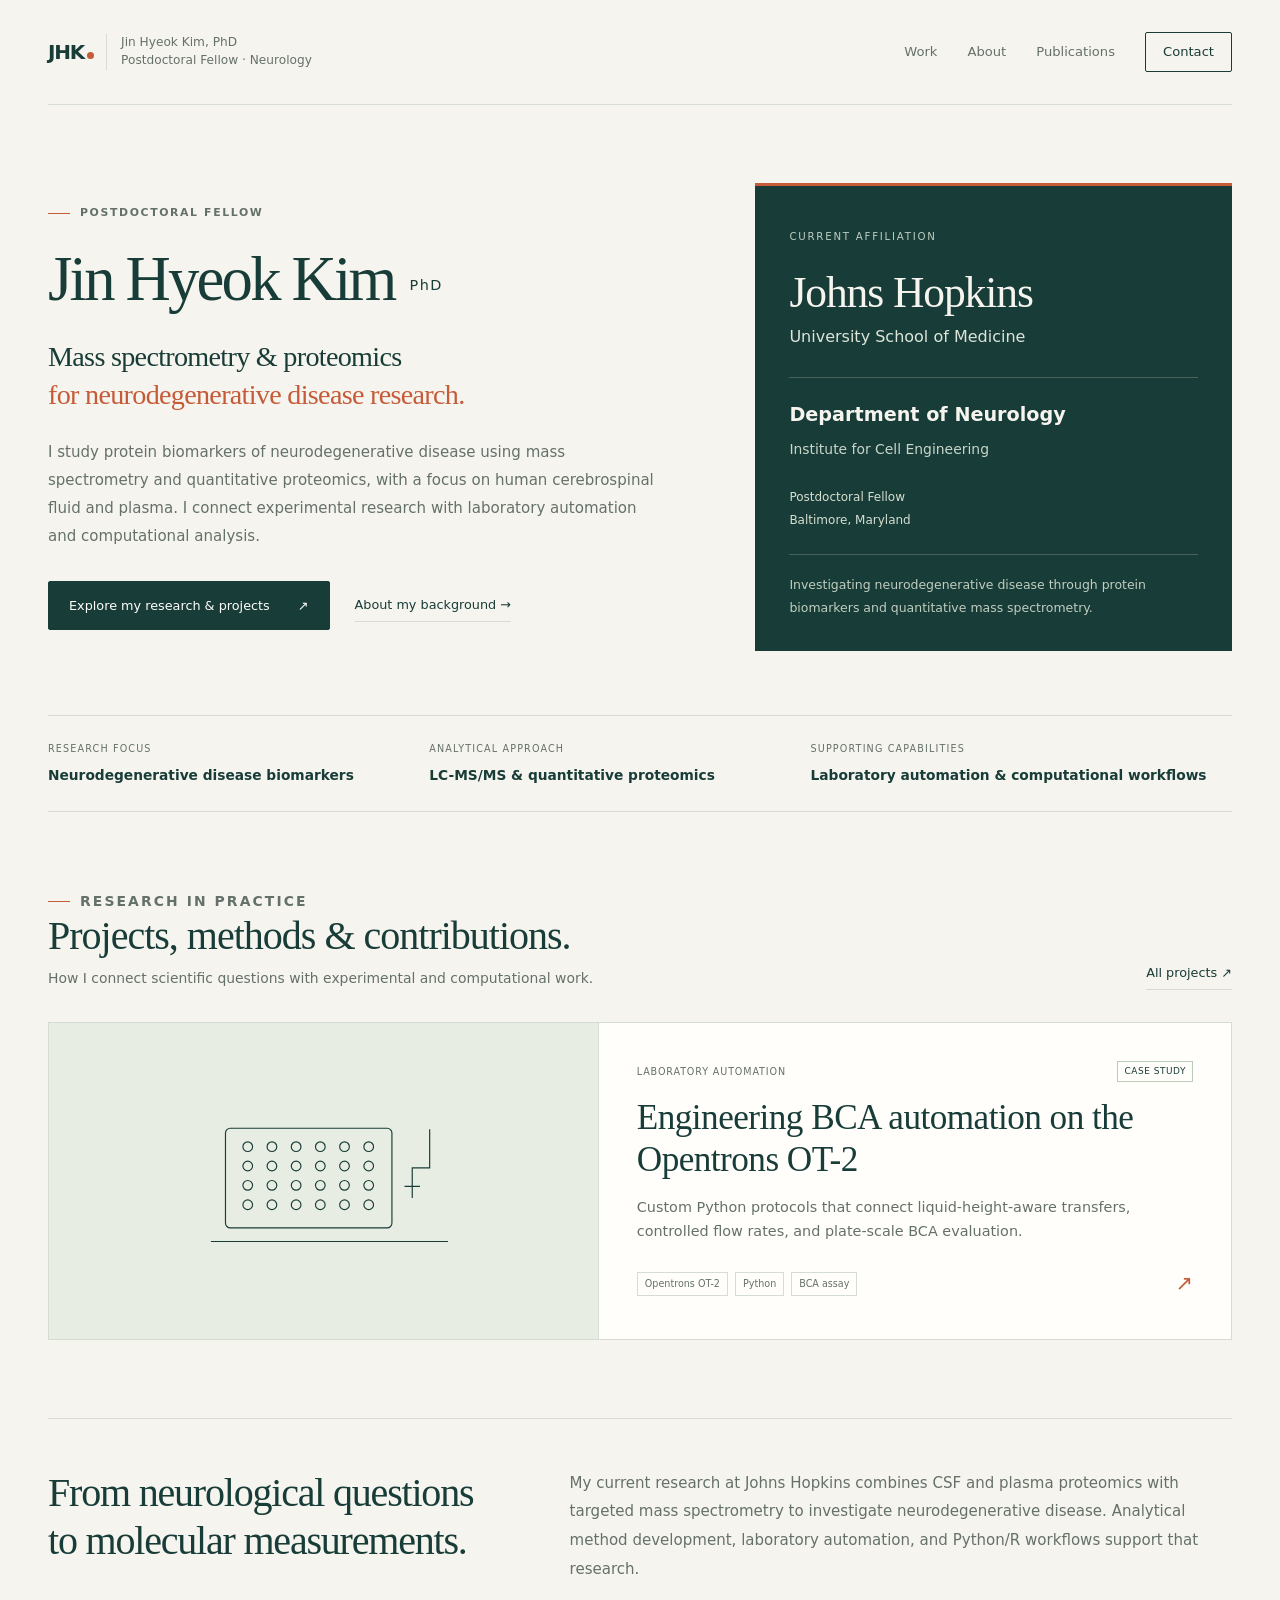
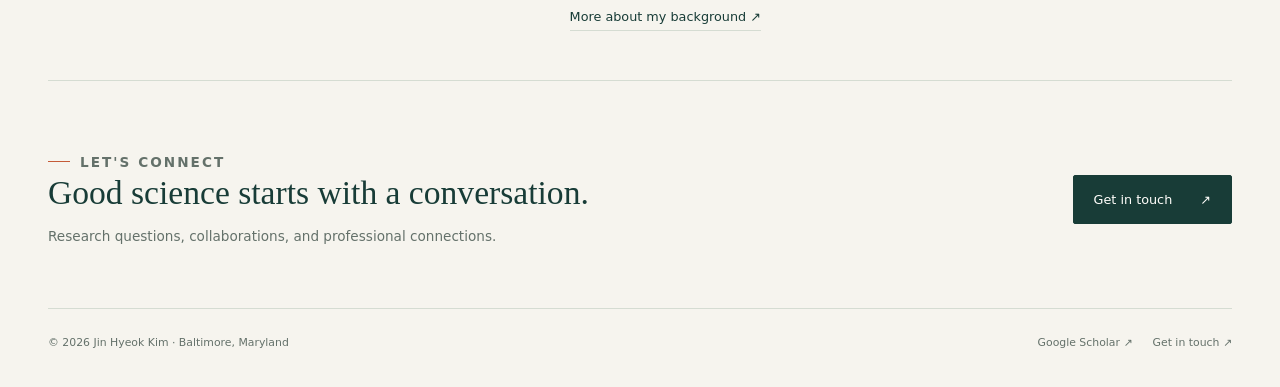
<file: docs/index.html>
<!doctype html>
<html lang="en"><head><meta charset="utf-8"><meta name="viewport" content="width=device-width,initial-scale=1">
<title>Research &amp; portfolio · Jin Hyeok Kim</title>
<meta property="og:title" content="Research &amp; portfolio · Jin Hyeok Kim"><meta property="og:type" content="website">
<meta name="description" content="Postdoctoral Fellow in Neurology at Johns Hopkins University School of Medicine, working on mass spectrometry and neurodegenerative disease biomarkers."><meta name="robots" content="index, follow">
<meta name="theme-color" content="#183c37"><link rel="icon" href="./assets/favicon.svg" type="image/svg+xml">
<link rel="stylesheet" href="./assets/site.css"><script src="./assets/site.js" defer></script></head>
<body><a class="skip-link" href="#main">Skip to content</a>
<header class="site-header shell"><a class="brand" href="./" aria-label="Jin Hyeok Kim, home"><span class="monogram">JHK<span class="brand-dot"></span></span><span class="brand-name">Jin Hyeok Kim, PhD<br>Postdoctoral Fellow · Neurology</span></a><nav class="nav" aria-label="Main navigation"><a href="./work/">Work</a><a href="./about/">About</a><a href="./publications/">Publications</a><a href="./contact/" class="contact-link">Contact</a></nav></header>
<main id="main" class="shell"><section class="hero researcher-hero"><div class="hero-introduction"><p class="eyebrow">Postdoctoral Fellow</p>
<h1>Jin Hyeok Kim<span class="hero-credential">PhD</span></h1>
<p class="hero-research">Mass spectrometry &amp; proteomics<br><em>for neurodegenerative disease research.</em></p>
<p class="hero-description">I study protein biomarkers of neurodegenerative disease using mass spectrometry and quantitative proteomics, with a focus on human cerebrospinal fluid and plasma. I connect experimental research with laboratory automation and computational analysis.</p>
<div class="actions"><a class="button" href="./work/">Explore my research &amp; projects <span aria-hidden="true">↗</span></a><a class="text-link" href="./about/">About my background →</a></div></div>
<aside class="affiliation-panel" aria-labelledby="current-affiliation"><p class="affiliation-label">Current affiliation</p>
<h2 id="current-affiliation">Johns Hopkins</h2><p class="affiliation-school">University School of Medicine</p>
<div class="affiliation-department"><p>Department of Neurology</p><span>Institute for Cell Engineering</span></div>
<div class="affiliation-position"><span>Postdoctoral Fellow</span><span>Baltimore, Maryland</span></div>
<p class="affiliation-context">Investigating neurodegenerative disease through protein biomarkers and quantitative mass spectrometry.</p></aside></section>
<section class="research-areas" aria-label="Research focus and supporting methods"><div><span class="research-area-label">Research focus</span><strong>Neurodegenerative disease biomarkers</strong></div><div><span class="research-area-label">Analytical approach</span><strong>LC-MS/MS &amp; quantitative proteomics</strong></div><div><span class="research-area-label">Supporting capabilities</span><strong>Laboratory automation &amp; computational workflows</strong></div></section>
<section class="section" aria-labelledby="selected-work"><div class="section-heading"><div><p class="eyebrow">Research in practice</p><h2 id="selected-work">Projects, methods &amp; contributions.</h2><p>How I connect scientific questions with experimental and computational work.</p></div><a class="text-link" href="./work/">All projects ↗</a></div><div class="project-grid"><article class="project-card" data-project-card data-category-name="Laboratory automation" data-search="engineering bca automation on the opentrons ot-2 custom python protocols that connect liquid-height-aware transfers, controlled flow rates, and plate-scale bca evaluation. laboratory automation opentrons ot-2 python bca assay">
<div class="project-visual"><svg viewBox="0 0 320 155" fill="none" stroke="currentColor" stroke-width="1.2" role="img" aria-label="Conceptual laboratory automation schematic; not experimental data"><rect x="59" y="23" width="172" height="103" rx="5"/><circle cx="82" cy="42" r="5"/><circle cx="107" cy="42" r="5"/><circle cx="132" cy="42" r="5"/><circle cx="157" cy="42" r="5"/><circle cx="182" cy="42" r="5"/><circle cx="207" cy="42" r="5"/><circle cx="82" cy="62" r="5"/><circle cx="107" cy="62" r="5"/><circle cx="132" cy="62" r="5"/><circle cx="157" cy="62" r="5"/><circle cx="182" cy="62" r="5"/><circle cx="207" cy="62" r="5"/><circle cx="82" cy="82" r="5"/><circle cx="107" cy="82" r="5"/><circle cx="132" cy="82" r="5"/><circle cx="157" cy="82" r="5"/><circle cx="182" cy="82" r="5"/><circle cx="207" cy="82" r="5"/><circle cx="82" cy="102" r="5"/><circle cx="107" cy="102" r="5"/><circle cx="132" cy="102" r="5"/><circle cx="157" cy="102" r="5"/><circle cx="182" cy="102" r="5"/><circle cx="207" cy="102" r="5"/><path d="M270 24v40h-18v19m-8 0h16m-8 0v12"/><path d="M44 140h245"/></svg></div>
<div class="project-copy"><div class="card-kicker"><span>Laboratory automation</span><span class="published-badge">Case study</span></div>
<h3><a href="./work/ot2-workflows/">Engineering BCA automation on the Opentrons OT-2</a></h3><p>Custom Python protocols that connect liquid-height-aware transfers, controlled flow rates, and plate-scale BCA evaluation.</p>
<div class="card-bottom"><div class="tags"><span class="tag">Opentrons OT-2</span><span class="tag">Python</span><span class="tag">BCA assay</span></div><a class="card-arrow" href="./work/ot2-workflows/" aria-label="Read case study: Engineering BCA automation on the Opentrons OT-2">↗</a></div></div></article></div></section>
<section class="about-band"><h2>From neurological questions<br>to molecular measurements.</h2><div><p>My current research at Johns Hopkins combines CSF and plasma proteomics with targeted mass spectrometry to investigate neurodegenerative disease. Analytical method development, laboratory automation, and Python/R workflows support that research.</p><a class="text-link" href="./about/">More about my background ↗</a></div></section>
<section class="contact-band"><div><p class="eyebrow">Let's connect</p><h2>Good science starts with a conversation.</h2><p>Research questions, collaborations, and professional connections.</p></div><a class="button" href="./contact/">Get in touch <span aria-hidden="true">↗</span></a></section></main>
<footer class="site-footer shell"><span>© 2026 Jin Hyeok Kim · Baltimore, Maryland</span><div class="footer-links"><a href="https://scholar.google.co.kr/citations?user=XxHI-3gAAAAJ&amp;hl=ko" rel="noopener noreferrer">Google Scholar ↗</a><a href="./contact/">Get in touch ↗</a></div></footer></body></html>
</file>
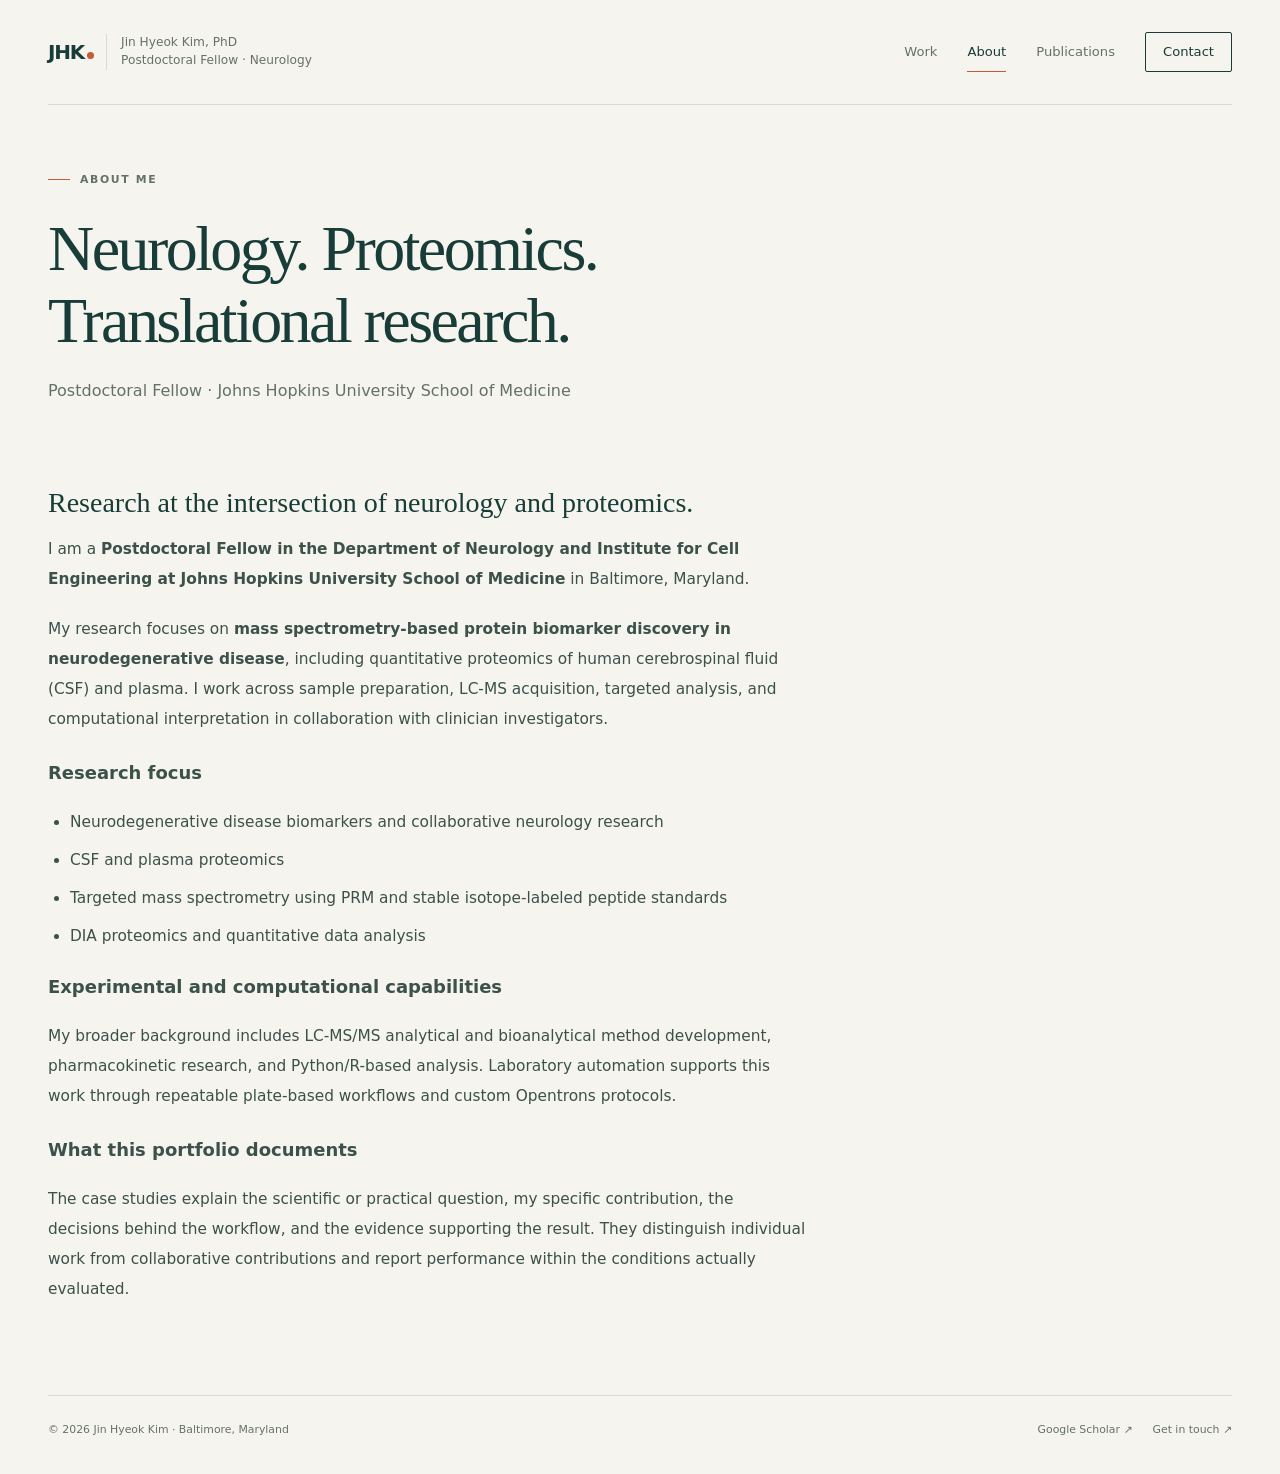
<file: docs/about/index.html>
<!doctype html>
<html lang="en"><head><meta charset="utf-8"><meta name="viewport" content="width=device-width,initial-scale=1">
<title>About · Jin Hyeok Kim</title>
<meta property="og:title" content="About · Jin Hyeok Kim"><meta property="og:type" content="website">
<meta name="description" content="Postdoctoral Fellow in Neurology at Johns Hopkins University School of Medicine, working on mass spectrometry and neurodegenerative disease biomarkers."><meta name="robots" content="index, follow">
<meta name="theme-color" content="#183c37"><link rel="icon" href="../assets/favicon.svg" type="image/svg+xml">
<link rel="stylesheet" href="../assets/site.css"><script src="../assets/site.js" defer></script></head>
<body><a class="skip-link" href="#main">Skip to content</a>
<header class="site-header shell"><a class="brand" href="../" aria-label="Jin Hyeok Kim, home"><span class="monogram">JHK<span class="brand-dot"></span></span><span class="brand-name">Jin Hyeok Kim, PhD<br>Postdoctoral Fellow · Neurology</span></a><nav class="nav" aria-label="Main navigation"><a href="../work/">Work</a><a href="../about/" aria-current="page">About</a><a href="../publications/">Publications</a><a href="../contact/" class="contact-link">Contact</a></nav></header>
<main id="main" class="shell"><section class="page-heading"><p class="eyebrow">About me</p><h1>Neurology. Proteomics.<br>Translational research.</h1><p>Postdoctoral Fellow · Johns Hopkins University School of Medicine</p></section><article class="prose"><h2 id="research-at-the-intersection-of-neurology-and-proteomics.">Research at the intersection of neurology and proteomics.</h2>
<p>I am a <strong>Postdoctoral Fellow in the Department of Neurology and Institute for Cell Engineering at Johns Hopkins University School of Medicine</strong> in Baltimore, Maryland.</p>
<p>My research focuses on <strong>mass spectrometry-based protein biomarker discovery in neurodegenerative disease</strong>, including quantitative proteomics of human cerebrospinal fluid (CSF) and plasma. I work across sample preparation, LC-MS acquisition, targeted analysis, and computational interpretation in collaboration with clinician investigators.</p>
<h3 id="research-focus">Research focus</h3>
<ul>
<li>Neurodegenerative disease biomarkers and collaborative neurology research</li>
<li>CSF and plasma proteomics</li>
<li>Targeted mass spectrometry using PRM and stable isotope-labeled peptide standards</li>
<li>DIA proteomics and quantitative data analysis</li>
</ul>
<h3 id="experimental-and-computational-capabilities">Experimental and computational capabilities</h3>
<p>My broader background includes LC-MS/MS analytical and bioanalytical method development, pharmacokinetic research, and Python/R-based analysis. Laboratory automation supports this work through repeatable plate-based workflows and custom Opentrons protocols.</p>
<h3 id="what-this-portfolio-documents">What this portfolio documents</h3>
<p>The case studies explain the scientific or practical question, my specific contribution, the decisions behind the workflow, and the evidence supporting the result. They distinguish individual work from collaborative contributions and report performance within the conditions actually evaluated.</p>
</article></main>
<footer class="site-footer shell"><span>© 2026 Jin Hyeok Kim · Baltimore, Maryland</span><div class="footer-links"><a href="https://scholar.google.co.kr/citations?user=XxHI-3gAAAAJ&amp;hl=ko" rel="noopener noreferrer">Google Scholar ↗</a><a href="../contact/">Get in touch ↗</a></div></footer></body></html>
</file>
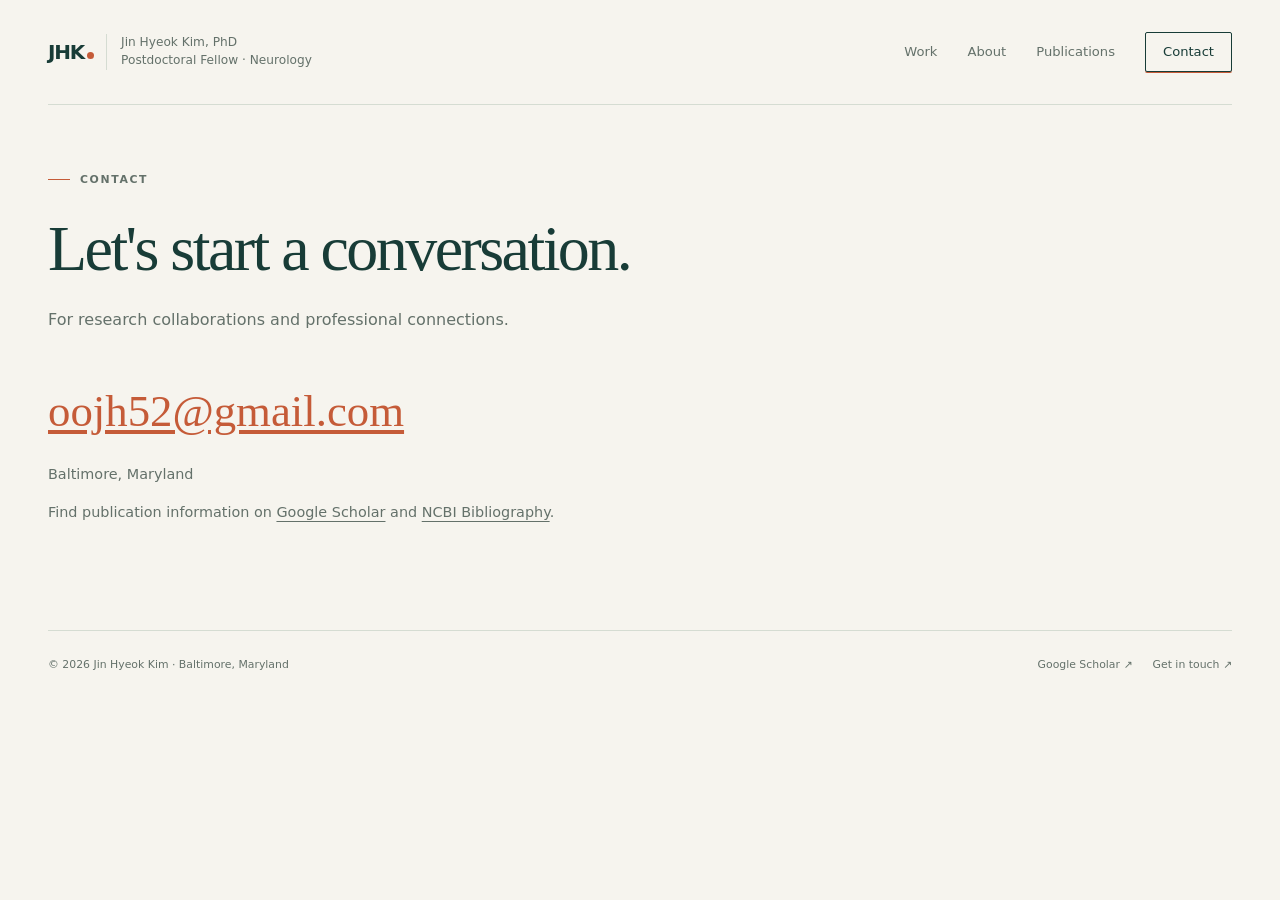
<file: docs/contact/index.html>
<!doctype html>
<html lang="en"><head><meta charset="utf-8"><meta name="viewport" content="width=device-width,initial-scale=1">
<title>Contact · Jin Hyeok Kim</title>
<meta property="og:title" content="Contact · Jin Hyeok Kim"><meta property="og:type" content="website">
<meta name="description" content="Postdoctoral Fellow in Neurology at Johns Hopkins University School of Medicine, working on mass spectrometry and neurodegenerative disease biomarkers."><meta name="robots" content="index, follow">
<meta name="theme-color" content="#183c37"><link rel="icon" href="../assets/favicon.svg" type="image/svg+xml">
<link rel="stylesheet" href="../assets/site.css"><script src="../assets/site.js" defer></script></head>
<body><a class="skip-link" href="#main">Skip to content</a>
<header class="site-header shell"><a class="brand" href="../" aria-label="Jin Hyeok Kim, home"><span class="monogram">JHK<span class="brand-dot"></span></span><span class="brand-name">Jin Hyeok Kim, PhD<br>Postdoctoral Fellow · Neurology</span></a><nav class="nav" aria-label="Main navigation"><a href="../work/">Work</a><a href="../about/">About</a><a href="../publications/">Publications</a><a href="../contact/" aria-current="page" class="contact-link">Contact</a></nav></header>
<main id="main" class="shell"><section class="page-heading"><p class="eyebrow">Contact</p><h1>Let's start a conversation.</h1><p>For research collaborations and professional connections.</p></section><section class="contact-layout"><a class="email-link" href="mailto:oojh52@gmail.com" >oojh52@gmail.com</a><p>Baltimore, Maryland</p><p>Find publication information on <a href="https://scholar.google.co.kr/citations?user=XxHI-3gAAAAJ&amp;hl=ko">Google Scholar</a> and <a href="https://www.ncbi.nlm.nih.gov/myncbi/jin%20hyeok.kim.1/bibliography/public/">NCBI Bibliography</a>.</p></section></main>
<footer class="site-footer shell"><span>© 2026 Jin Hyeok Kim · Baltimore, Maryland</span><div class="footer-links"><a href="https://scholar.google.co.kr/citations?user=XxHI-3gAAAAJ&amp;hl=ko" rel="noopener noreferrer">Google Scholar ↗</a><a href="../contact/">Get in touch ↗</a></div></footer></body></html>
</file>
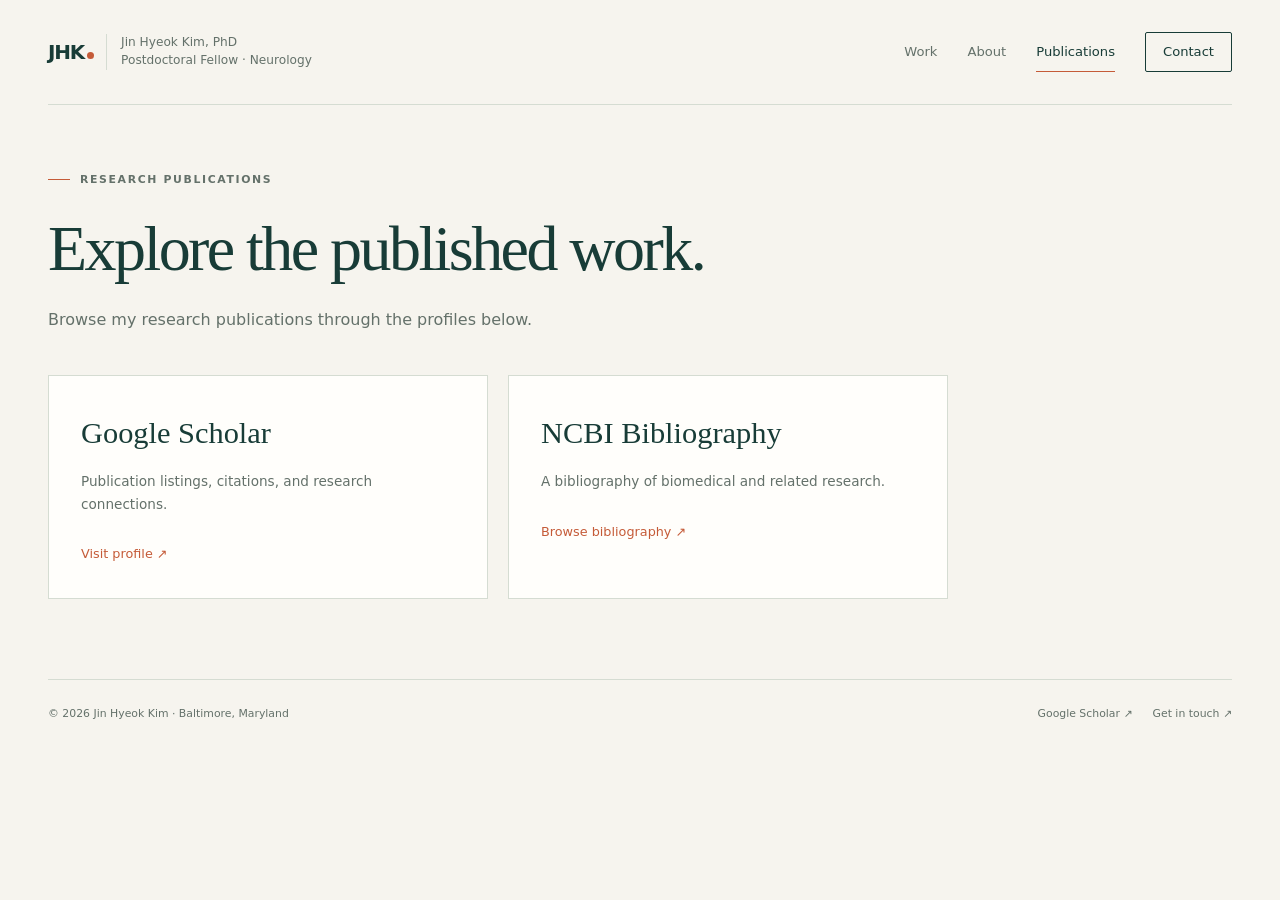
<file: docs/publications/index.html>
<!doctype html>
<html lang="en"><head><meta charset="utf-8"><meta name="viewport" content="width=device-width,initial-scale=1">
<title>Publications · Jin Hyeok Kim</title>
<meta property="og:title" content="Publications · Jin Hyeok Kim"><meta property="og:type" content="website">
<meta name="description" content="Postdoctoral Fellow in Neurology at Johns Hopkins University School of Medicine, working on mass spectrometry and neurodegenerative disease biomarkers."><meta name="robots" content="index, follow">
<meta name="theme-color" content="#183c37"><link rel="icon" href="../assets/favicon.svg" type="image/svg+xml">
<link rel="stylesheet" href="../assets/site.css"><script src="../assets/site.js" defer></script></head>
<body><a class="skip-link" href="#main">Skip to content</a>
<header class="site-header shell"><a class="brand" href="../" aria-label="Jin Hyeok Kim, home"><span class="monogram">JHK<span class="brand-dot"></span></span><span class="brand-name">Jin Hyeok Kim, PhD<br>Postdoctoral Fellow · Neurology</span></a><nav class="nav" aria-label="Main navigation"><a href="../work/">Work</a><a href="../about/">About</a><a href="../publications/" aria-current="page">Publications</a><a href="../contact/" class="contact-link">Contact</a></nav></header>
<main id="main" class="shell"><section class="page-heading"><p class="eyebrow">Research publications</p><h1>Explore the published work.</h1><p>Browse my research publications through the profiles below.</p></section><div class="publication-links"><a class="publication-link" href="https://scholar.google.co.kr/citations?user=XxHI-3gAAAAJ&amp;hl=ko" rel="noopener noreferrer"><h2>Google Scholar</h2><p>Publication listings, citations, and research connections.</p><span>Visit profile ↗</span></a><a class="publication-link" href="https://www.ncbi.nlm.nih.gov/myncbi/jin%20hyeok.kim.1/bibliography/public/" rel="noopener noreferrer"><h2>NCBI Bibliography</h2><p>A bibliography of biomedical and related research.</p><span>Browse bibliography ↗</span></a></div></main>
<footer class="site-footer shell"><span>© 2026 Jin Hyeok Kim · Baltimore, Maryland</span><div class="footer-links"><a href="https://scholar.google.co.kr/citations?user=XxHI-3gAAAAJ&amp;hl=ko" rel="noopener noreferrer">Google Scholar ↗</a><a href="../contact/">Get in touch ↗</a></div></footer></body></html>
</file>
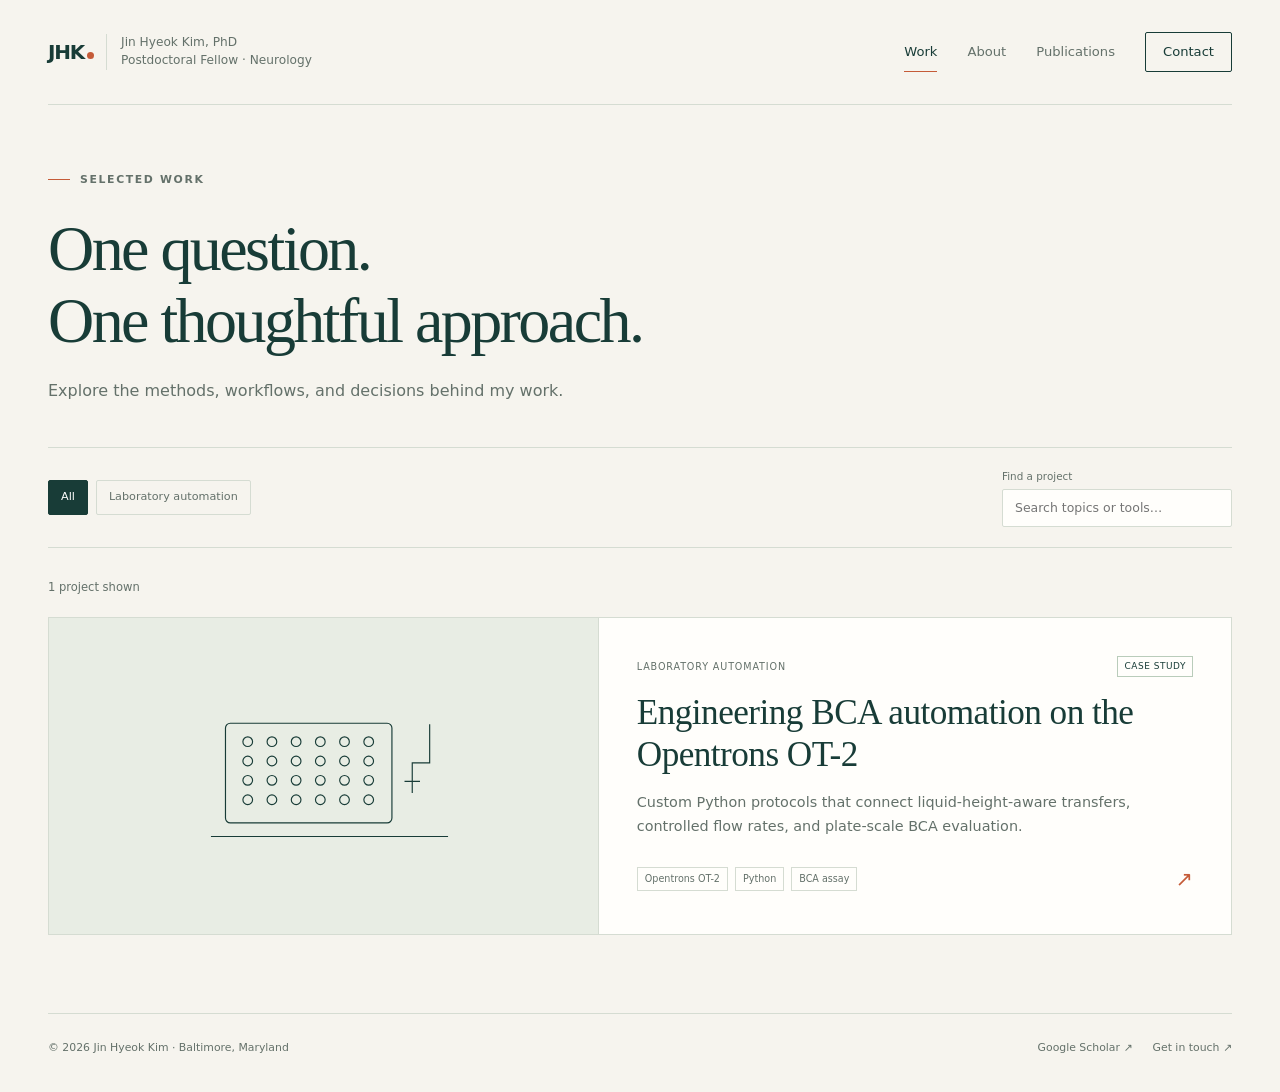
<file: docs/work/index.html>
<!doctype html>
<html lang="en"><head><meta charset="utf-8"><meta name="viewport" content="width=device-width,initial-scale=1">
<title>Work · Jin Hyeok Kim</title>
<meta property="og:title" content="Work · Jin Hyeok Kim"><meta property="og:type" content="website">
<meta name="description" content="Postdoctoral Fellow in Neurology at Johns Hopkins University School of Medicine, working on mass spectrometry and neurodegenerative disease biomarkers."><meta name="robots" content="index, follow">
<meta name="theme-color" content="#183c37"><link rel="icon" href="../assets/favicon.svg" type="image/svg+xml">
<link rel="stylesheet" href="../assets/site.css"><script src="../assets/site.js" defer></script></head>
<body><a class="skip-link" href="#main">Skip to content</a>
<header class="site-header shell"><a class="brand" href="../" aria-label="Jin Hyeok Kim, home"><span class="monogram">JHK<span class="brand-dot"></span></span><span class="brand-name">Jin Hyeok Kim, PhD<br>Postdoctoral Fellow · Neurology</span></a><nav class="nav" aria-label="Main navigation"><a href="../work/" aria-current="page">Work</a><a href="../about/">About</a><a href="../publications/">Publications</a><a href="../contact/" class="contact-link">Contact</a></nav></header>
<main id="main" class="shell"><section class="page-heading"><p class="eyebrow">Selected work</p><h1>One question.<br>One thoughtful approach.</h1><p>Explore the methods, workflows, and decisions behind my work.</p></section>
<section class="section" style="padding-top:0"><div class="work-tools" data-work-tools hidden><div class="filters" role="group" aria-label="Filter projects by category"><button class="filter" type="button" data-category="All" aria-pressed="true">All</button><button class="filter" type="button" data-category="Laboratory automation" aria-pressed="false">Laboratory automation</button></div><div class="search-field"><label for="project-search">Find a project</label><input id="project-search" type="search" placeholder="Search topics or tools…" autocomplete="off"></div></div>
<p class="result-count" data-result-count role="status" aria-live="polite">1 projects</p>
<div class="project-grid"><article class="project-card" data-project-card data-category-name="Laboratory automation" data-search="engineering bca automation on the opentrons ot-2 custom python protocols that connect liquid-height-aware transfers, controlled flow rates, and plate-scale bca evaluation. laboratory automation opentrons ot-2 python bca assay">
<div class="project-visual"><svg viewBox="0 0 320 155" fill="none" stroke="currentColor" stroke-width="1.2" role="img" aria-label="Conceptual laboratory automation schematic; not experimental data"><rect x="59" y="23" width="172" height="103" rx="5"/><circle cx="82" cy="42" r="5"/><circle cx="107" cy="42" r="5"/><circle cx="132" cy="42" r="5"/><circle cx="157" cy="42" r="5"/><circle cx="182" cy="42" r="5"/><circle cx="207" cy="42" r="5"/><circle cx="82" cy="62" r="5"/><circle cx="107" cy="62" r="5"/><circle cx="132" cy="62" r="5"/><circle cx="157" cy="62" r="5"/><circle cx="182" cy="62" r="5"/><circle cx="207" cy="62" r="5"/><circle cx="82" cy="82" r="5"/><circle cx="107" cy="82" r="5"/><circle cx="132" cy="82" r="5"/><circle cx="157" cy="82" r="5"/><circle cx="182" cy="82" r="5"/><circle cx="207" cy="82" r="5"/><circle cx="82" cy="102" r="5"/><circle cx="107" cy="102" r="5"/><circle cx="132" cy="102" r="5"/><circle cx="157" cy="102" r="5"/><circle cx="182" cy="102" r="5"/><circle cx="207" cy="102" r="5"/><path d="M270 24v40h-18v19m-8 0h16m-8 0v12"/><path d="M44 140h245"/></svg></div>
<div class="project-copy"><div class="card-kicker"><span>Laboratory automation</span><span class="published-badge">Case study</span></div>
<h3><a href="../work/ot2-workflows/">Engineering BCA automation on the Opentrons OT-2</a></h3><p>Custom Python protocols that connect liquid-height-aware transfers, controlled flow rates, and plate-scale BCA evaluation.</p>
<div class="card-bottom"><div class="tags"><span class="tag">Opentrons OT-2</span><span class="tag">Python</span><span class="tag">BCA assay</span></div><a class="card-arrow" href="../work/ot2-workflows/" aria-label="Read case study: Engineering BCA automation on the Opentrons OT-2">↗</a></div></div></article></div><p class="empty-state" data-empty-state hidden>No matching projects. Try another topic or category.</p></section></main>
<footer class="site-footer shell"><span>© 2026 Jin Hyeok Kim · Baltimore, Maryland</span><div class="footer-links"><a href="https://scholar.google.co.kr/citations?user=XxHI-3gAAAAJ&amp;hl=ko" rel="noopener noreferrer">Google Scholar ↗</a><a href="../contact/">Get in touch ↗</a></div></footer></body></html>
</file>
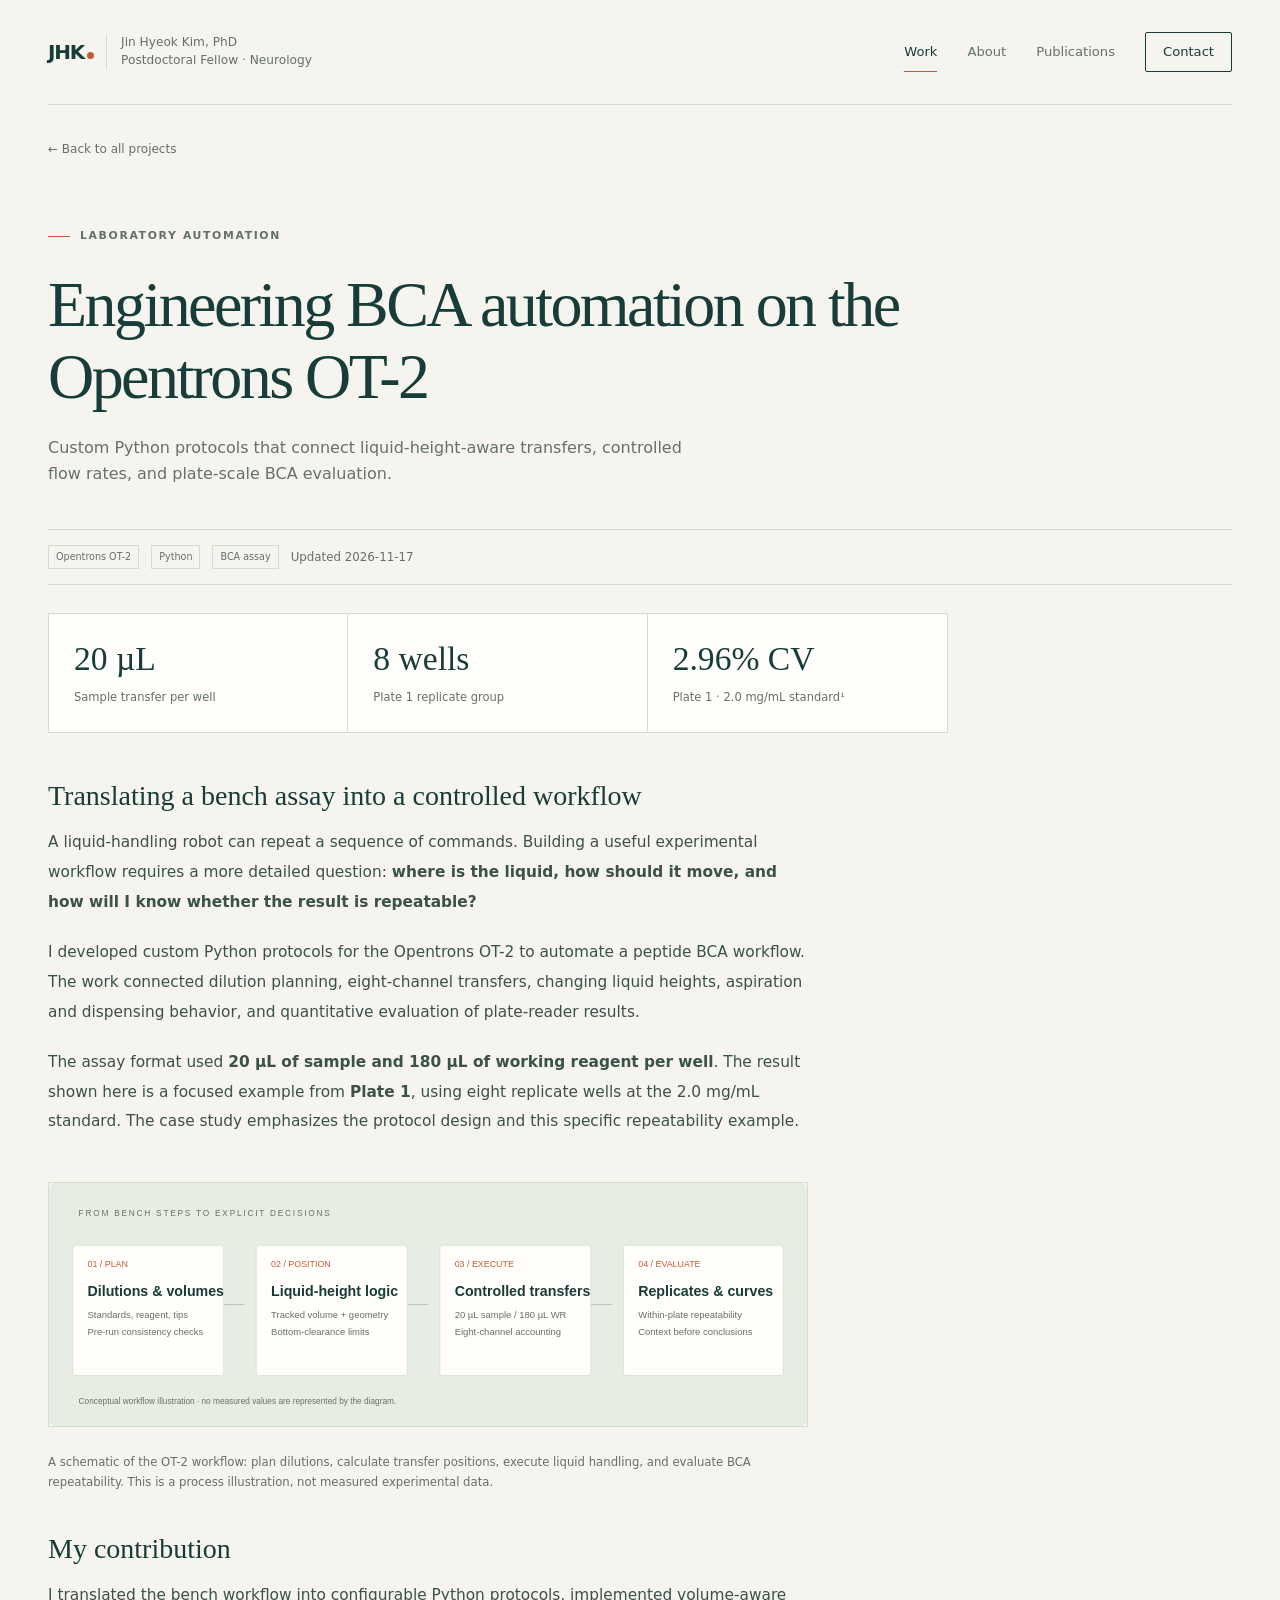
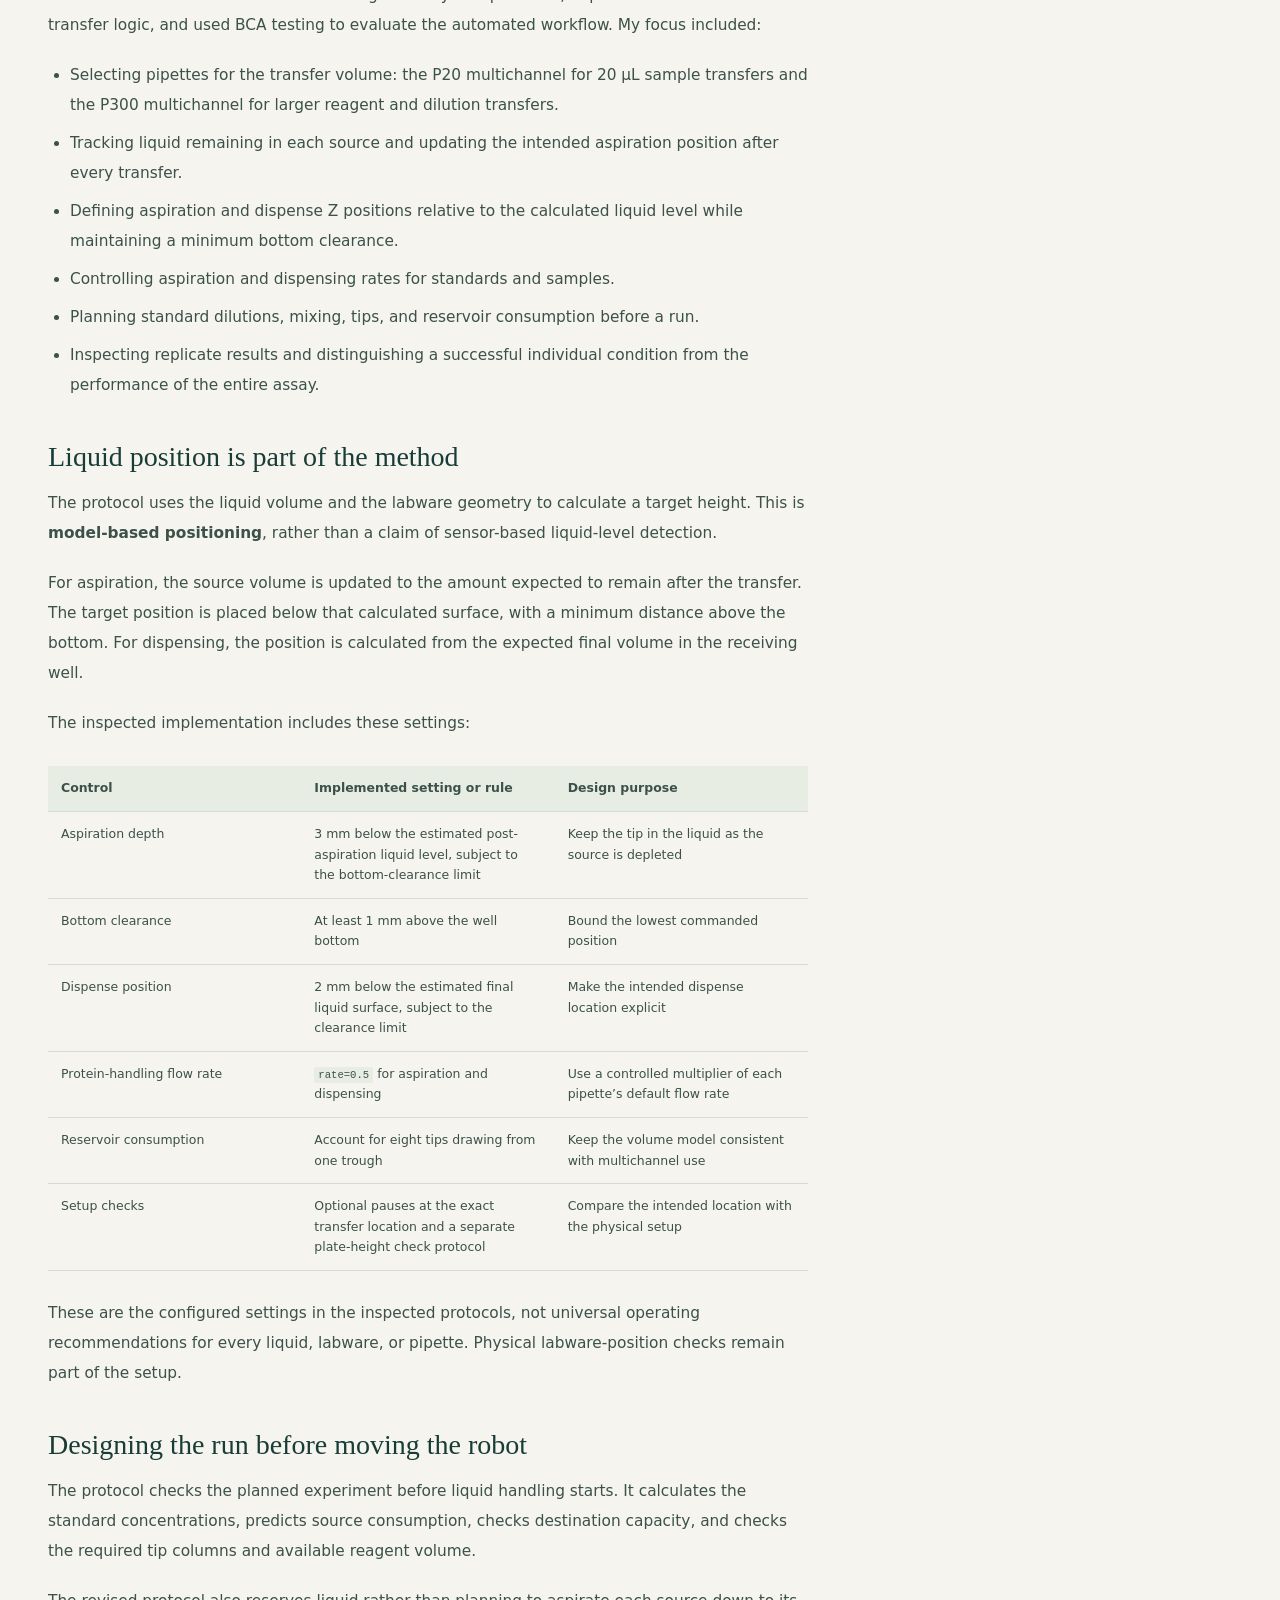
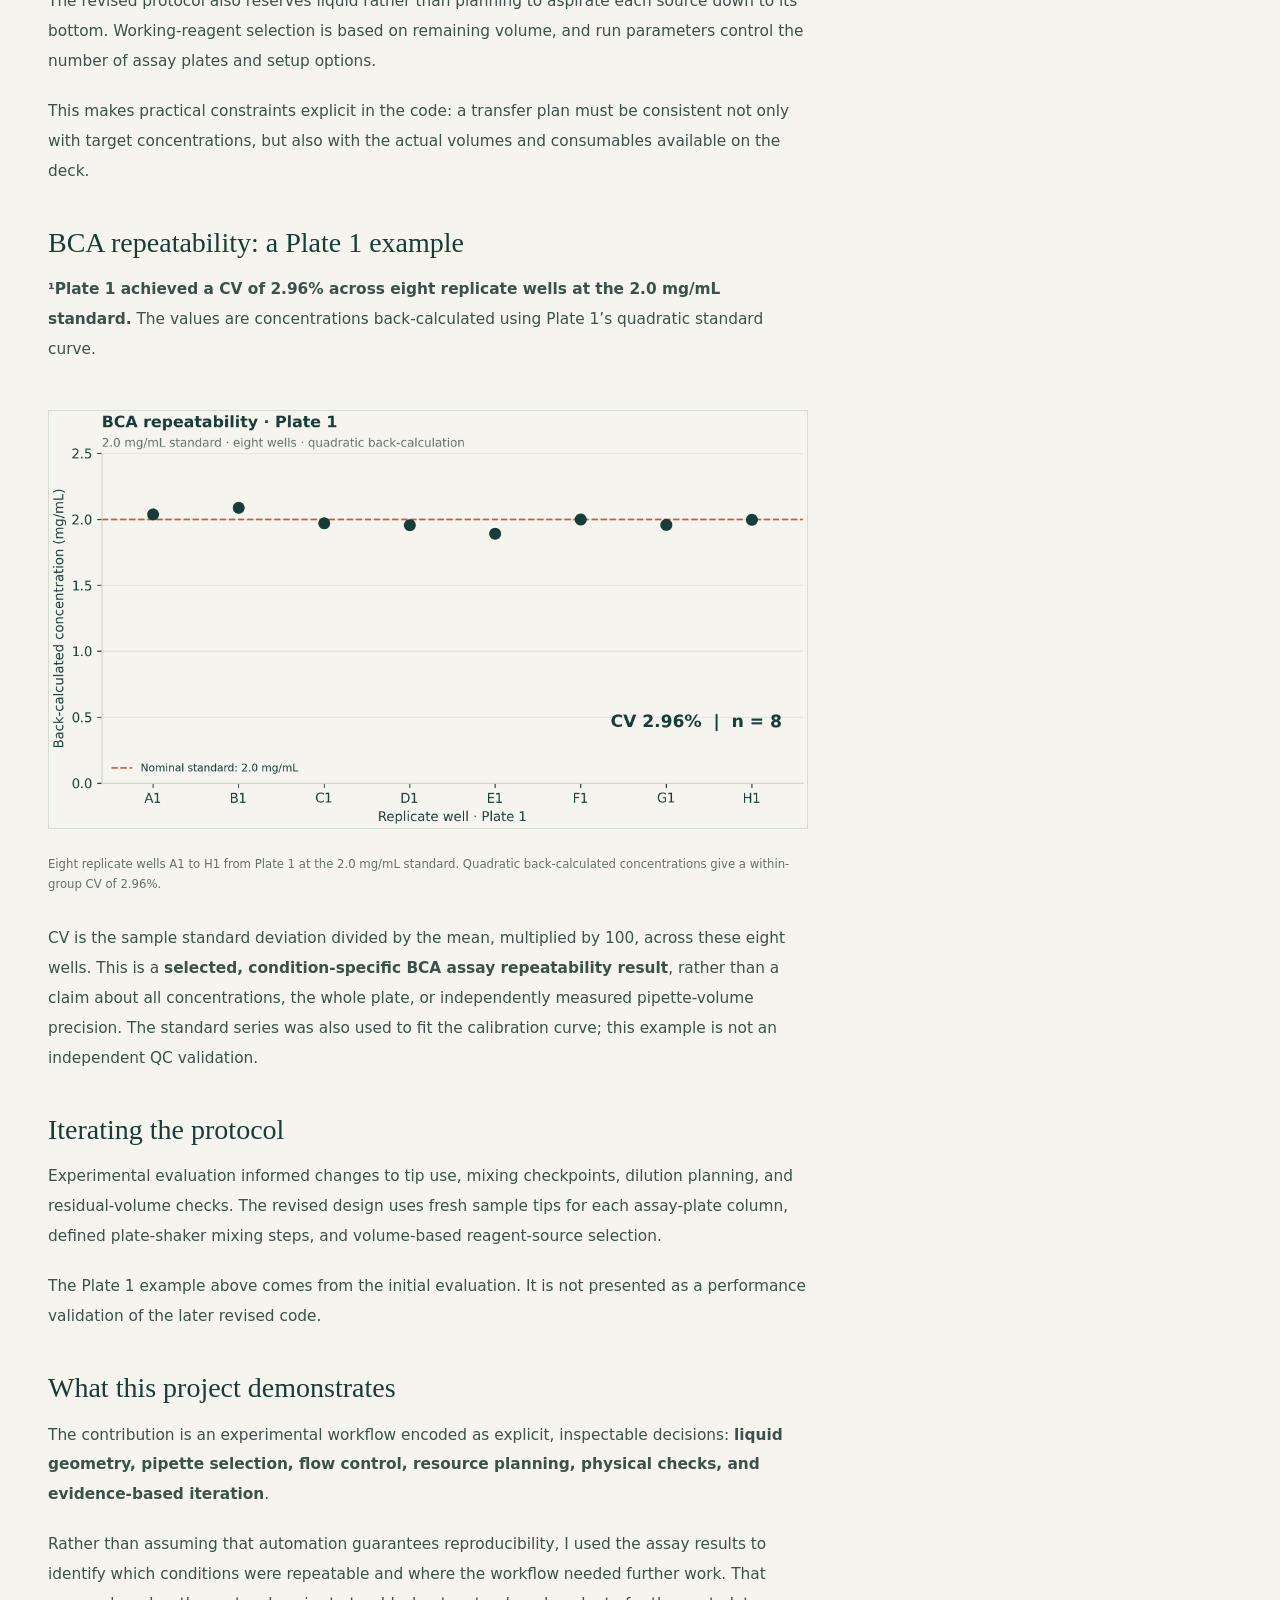
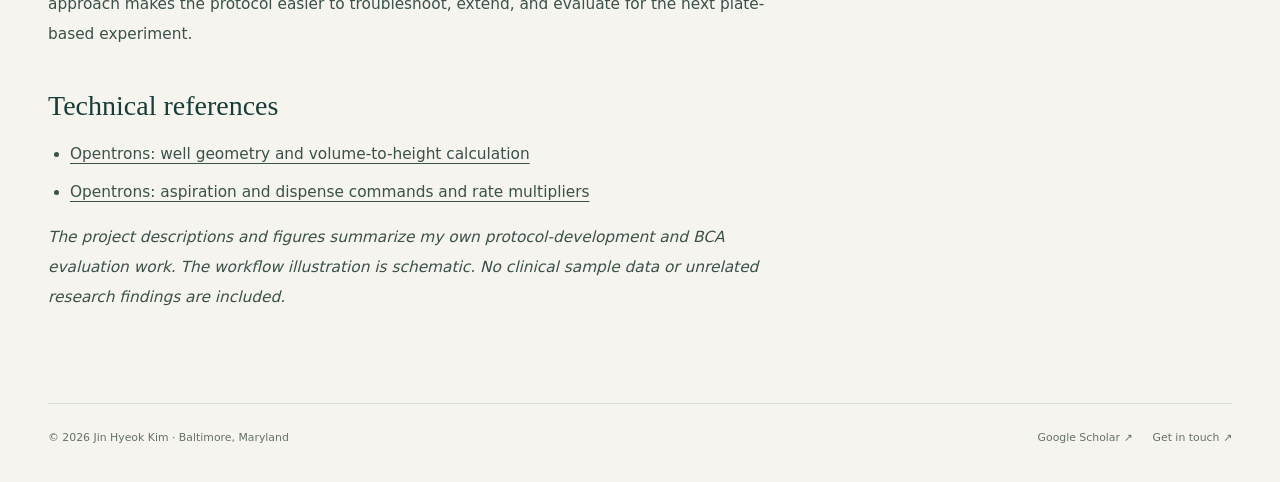
<file: docs/work/ot2-workflows/index.html>
<!doctype html>
<html lang="en"><head><meta charset="utf-8"><meta name="viewport" content="width=device-width,initial-scale=1">
<title>Engineering BCA automation on the Opentrons OT-2 · Jin Hyeok Kim</title>
<meta property="og:title" content="Engineering BCA automation on the Opentrons OT-2 · Jin Hyeok Kim"><meta property="og:type" content="website">
<meta name="description" content="Postdoctoral Fellow in Neurology at Johns Hopkins University School of Medicine, working on mass spectrometry and neurodegenerative disease biomarkers."><meta name="robots" content="index, follow">
<meta name="theme-color" content="#183c37"><link rel="icon" href="../../assets/favicon.svg" type="image/svg+xml">
<link rel="stylesheet" href="../../assets/site.css"><script src="../../assets/site.js" defer></script></head>
<body><a class="skip-link" href="#main">Skip to content</a>
<header class="site-header shell"><a class="brand" href="../../" aria-label="Jin Hyeok Kim, home"><span class="monogram">JHK<span class="brand-dot"></span></span><span class="brand-name">Jin Hyeok Kim, PhD<br>Postdoctoral Fellow · Neurology</span></a><nav class="nav" aria-label="Main navigation"><a href="../../work/" aria-current="page">Work</a><a href="../../about/">About</a><a href="../../publications/">Publications</a><a href="../../contact/" class="contact-link">Contact</a></nav></header>
<main id="main" class="shell"><a class="back-link" href="../">← Back to all projects</a><header class="page-heading"><p class="eyebrow">Laboratory automation</p><h1>Engineering BCA automation on the Opentrons OT-2</h1><p>Custom Python protocols that connect liquid-height-aware transfers, controlled flow rates, and plate-scale BCA evaluation.</p></header><div class="project-meta"><span class="tag">Opentrons OT-2</span><span class="tag">Python</span><span class="tag">BCA assay</span><span>Updated 2026-11-17</span></div><section class="case-metrics" aria-label="Project overview"><div class="case-metric"><strong>20 µL</strong><span>Sample transfer per well</span></div><div class="case-metric"><strong>8 wells</strong><span>Plate 1 replicate group</span></div><div class="case-metric"><strong>2.96% CV</strong><span>Plate 1 · 2.0 mg/mL standard¹</span></div></section><article class="prose case-study"><h2 id="translating-a-bench-assay-into-a-controlled-workflow">Translating a bench assay into a controlled workflow</h2>
<p>A liquid-handling robot can repeat a sequence of commands. Building a useful experimental workflow requires a more detailed question: <strong>where is the liquid, how should it move, and how will I know whether the result is repeatable?</strong></p>
<p>I developed custom Python protocols for the Opentrons OT-2 to automate a peptide BCA workflow. The work connected dilution planning, eight-channel transfers, changing liquid heights, aspiration and dispensing behavior, and quantitative evaluation of plate-reader results.</p>
<p>The assay format used <strong>20 µL of sample and 180 µL of working reagent per well</strong>. The result shown here is a focused example from <strong>Plate 1</strong>, using eight replicate wells at the 2.0 mg/mL standard. The case study emphasizes the protocol design and this specific repeatability example.</p>
<figure>
<img src="../../assets/images/ot2-workflow-2026-11-16.svg" alt="A schematic of the OT-2 workflow: plan dilutions, calculate transfer positions, execute liquid handling, and evaluate BCA repeatability. This is a process illustration, not measured experimental data." />
<figcaption aria-hidden="true">A schematic of the OT-2 workflow: plan dilutions, calculate transfer positions, execute liquid handling, and evaluate BCA repeatability. This is a process illustration, not measured experimental data.</figcaption>
</figure>
<h2 id="my-contribution">My contribution</h2>
<p>I translated the bench workflow into configurable Python protocols, implemented volume-aware transfer logic, and used BCA testing to evaluate the automated workflow. My focus included:</p>
<ul>
<li>Selecting pipettes for the transfer volume: the P20 multichannel for 20 µL sample transfers and the P300 multichannel for larger reagent and dilution transfers.</li>
<li>Tracking liquid remaining in each source and updating the intended aspiration position after every transfer.</li>
<li>Defining aspiration and dispense Z positions relative to the calculated liquid level while maintaining a minimum bottom clearance.</li>
<li>Controlling aspiration and dispensing rates for standards and samples.</li>
<li>Planning standard dilutions, mixing, tips, and reservoir consumption before a run.</li>
<li>Inspecting replicate results and distinguishing a successful individual condition from the performance of the entire assay.</li>
</ul>
<h2 id="liquid-position-is-part-of-the-method">Liquid position is part of the method</h2>
<p>The protocol uses the liquid volume and the labware geometry to calculate a target height. This is <strong>model-based positioning</strong>, rather than a claim of sensor-based liquid-level detection.</p>
<p>For aspiration, the source volume is updated to the amount expected to remain after the transfer. The target position is placed below that calculated surface, with a minimum distance above the bottom. For dispensing, the position is calculated from the expected final volume in the receiving well.</p>
<p>The inspected implementation includes these settings:</p>
<table>
<colgroup>
<col style="width: 33%" />
<col style="width: 33%" />
<col style="width: 33%" />
</colgroup>
<thead>
<tr>
<th>Control</th>
<th>Implemented setting or rule</th>
<th>Design purpose</th>
</tr>
</thead>
<tbody>
<tr>
<td>Aspiration depth</td>
<td>3 mm below the estimated post-aspiration liquid level, subject to the bottom-clearance limit</td>
<td>Keep the tip in the liquid as the source is depleted</td>
</tr>
<tr>
<td>Bottom clearance</td>
<td>At least 1 mm above the well bottom</td>
<td>Bound the lowest commanded position</td>
</tr>
<tr>
<td>Dispense position</td>
<td>2 mm below the estimated final liquid surface, subject to the clearance limit</td>
<td>Make the intended dispense location explicit</td>
</tr>
<tr>
<td>Protein-handling flow rate</td>
<td><code>rate=0.5</code> for aspiration and dispensing</td>
<td>Use a controlled multiplier of each pipette’s default flow rate</td>
</tr>
<tr>
<td>Reservoir consumption</td>
<td>Account for eight tips drawing from one trough</td>
<td>Keep the volume model consistent with multichannel use</td>
</tr>
<tr>
<td>Setup checks</td>
<td>Optional pauses at the exact transfer location and a separate plate-height check protocol</td>
<td>Compare the intended location with the physical setup</td>
</tr>
</tbody>
</table>
<p>These are the configured settings in the inspected protocols, not universal operating recommendations for every liquid, labware, or pipette. Physical labware-position checks remain part of the setup.</p>
<h2 id="designing-the-run-before-moving-the-robot">Designing the run before moving the robot</h2>
<p>The protocol checks the planned experiment before liquid handling starts. It calculates the standard concentrations, predicts source consumption, checks destination capacity, and checks the required tip columns and available reagent volume.</p>
<p>The revised protocol also reserves liquid rather than planning to aspirate each source down to its bottom. Working-reagent selection is based on remaining volume, and run parameters control the number of assay plates and setup options.</p>
<p>This makes practical constraints explicit in the code: a transfer plan must be consistent not only with target concentrations, but also with the actual volumes and consumables available on the deck.</p>
<h2 id="bca-repeatability-a-plate-1-example">BCA repeatability: a Plate 1 example</h2>
<p><strong>¹Plate 1 achieved a CV of 2.96% across eight replicate wells at the 2.0 mg/mL standard.</strong> The values are concentrations back-calculated using Plate 1’s quadratic standard curve.</p>
<figure>
<img src="../../assets/figures/ot2-bca-plate1-replicates-2026-11-17.png" alt="Eight replicate wells A1 to H1 from Plate 1 at the 2.0 mg/mL standard. Quadratic back-calculated concentrations give a within-group CV of 2.96%." />
<figcaption aria-hidden="true">Eight replicate wells A1 to H1 from Plate 1 at the 2.0 mg/mL standard. Quadratic back-calculated concentrations give a within-group CV of 2.96%.</figcaption>
</figure>
<p>CV is the sample standard deviation divided by the mean, multiplied by 100, across these eight wells. This is a <strong>selected, condition-specific BCA assay repeatability result</strong>, rather than a claim about all concentrations, the whole plate, or independently measured pipette-volume precision. The standard series was also used to fit the calibration curve; this example is not an independent QC validation.</p>
<h2 id="iterating-the-protocol">Iterating the protocol</h2>
<p>Experimental evaluation informed changes to tip use, mixing checkpoints, dilution planning, and residual-volume checks. The revised design uses fresh sample tips for each assay-plate column, defined plate-shaker mixing steps, and volume-based reagent-source selection.</p>
<p>The Plate 1 example above comes from the initial evaluation. It is not presented as a performance validation of the later revised code.</p>
<h2 id="what-this-project-demonstrates">What this project demonstrates</h2>
<p>The contribution is an experimental workflow encoded as explicit, inspectable decisions: <strong>liquid geometry, pipette selection, flow control, resource planning, physical checks, and evidence-based iteration</strong>.</p>
<p>Rather than assuming that automation guarantees reproducibility, I used the assay results to identify which conditions were repeatable and where the workflow needed further work. That approach makes the protocol easier to troubleshoot, extend, and evaluate for the next plate-based experiment.</p>
<h2 id="technical-references">Technical references</h2>
<ul>
<li><a href="https://docs.opentrons.com/python-api/reference/wells-liquids/">Opentrons: well geometry and volume-to-height calculation</a></li>
<li><a href="https://docs.opentrons.com/python-api/reference/instruments/">Opentrons: aspiration and dispense commands and rate multipliers</a></li>
</ul>
<p><em>The project descriptions and figures summarize my own protocol-development and BCA evaluation work. The workflow illustration is schematic. No clinical sample data or unrelated research findings are included.</em></p>
</article></main>
<footer class="site-footer shell"><span>© 2026 Jin Hyeok Kim · Baltimore, Maryland</span><div class="footer-links"><a href="https://scholar.google.co.kr/citations?user=XxHI-3gAAAAJ&amp;hl=ko" rel="noopener noreferrer">Google Scholar ↗</a><a href="../../contact/">Get in touch ↗</a></div></footer></body></html>
</file>
<file: docs/assets/site.css>
/* Editorial research portfolio. No external fonts or libraries. */
:root{--paper:#f6f4ee;--white:#fffefb;--ink:#183c37;--muted:#64716a;--line:#d5dcd2;--accent:#c55b38;--soft:#e8ede4;--serif:Georgia,"Times New Roman",serif;--sans:Inter,ui-sans-serif,system-ui,-apple-system,BlinkMacSystemFont,"Segoe UI",sans-serif}
*{box-sizing:border-box}html{scroll-behavior:smooth;scroll-padding-top:2rem}body{margin:0;background:var(--paper);color:var(--ink);font-family:var(--sans);font-size:16px;line-height:1.65;-webkit-font-smoothing:antialiased}a{color:inherit;text-underline-offset:4px}button,input{font:inherit}button,a,input{touch-action:manipulation}a:focus-visible,button:focus-visible,input:focus-visible{outline:3px solid var(--accent);outline-offset:5px}button{cursor:pointer}img{max-width:100%;height:auto}::selection{background:#e3b79f;color:#183c37}.shell{width:min(1200px,calc(100% - 96px));margin-inline:auto}.skip-link{position:absolute;top:-100px;left:16px;background:var(--ink);color:white;padding:12px;z-index:10}.skip-link:focus{top:16px}.preview-bar{background:var(--ink);color:#e4ebe0;text-align:center;font-size:.7rem;letter-spacing:.1em;padding:7px 16px}.site-header{min-height:105px;display:flex;align-items:center;justify-content:space-between;border-bottom:1px solid var(--line);gap:24px}.brand{text-decoration:none;display:flex;align-items:center;gap:12px}.monogram{font-size:1.25rem;font-weight:650;letter-spacing:-.06em}.brand-dot{height:7px;width:7px;background:var(--accent);border-radius:50%;display:inline-block;margin-left:3px}.brand-name{font-size:.76rem;color:var(--muted);border-left:1px solid var(--line);padding-left:14px;line-height:1.45}.nav{display:flex;gap:30px;align-items:center}.nav a{text-decoration:none;font-size:.82rem;color:var(--muted);padding-block:8px}.nav a:hover,.nav a[aria-current=page]{color:var(--ink)}.nav a[aria-current=page]{box-shadow:0 1px 0 var(--accent)}.nav .contact-link{border:1px solid var(--ink);padding:8px 17px;border-radius:2px;color:var(--ink)}.eyebrow{display:flex;align-items:center;gap:10px;letter-spacing:.15em;text-transform:uppercase;font-size:.68rem;font-weight:650;color:var(--muted);margin:0 0 24px}.eyebrow::before{content:"";width:22px;height:1px;background:var(--accent)}.hero{display:grid;grid-template-columns:1.4fr 1fr;gap:80px;align-items:center;padding:90px 0 78px}.hero h1{font-family:var(--serif);font-weight:400;font-size:clamp(3.1rem,5.5vw,5.2rem);line-height:1.07;letter-spacing:-.047em;margin:0 0 30px;max-width:780px}.hero h1 em{font-weight:400;color:var(--accent)}.hero-description{color:var(--muted);max-width:530px;font-size:.97rem;line-height:1.85;margin:0 0 30px}.actions{display:flex;gap:25px;align-items:center;flex-wrap:wrap}.button{display:inline-flex;align-items:center;justify-content:space-between;gap:28px;background:var(--ink);color:var(--white);padding:13px 20px;text-decoration:none;font-size:.8rem;border:1px solid var(--ink);border-radius:2px}.button:hover{background:#28544d}.text-link{text-decoration:none;font-size:.8rem;border-bottom:1px solid var(--line);padding:6px 0}.text-link:hover{border-color:var(--accent)}.workflow{padding:38px 34px;border:1px solid var(--line);background:linear-gradient(140deg,#edf0e8,#f7f6f0);position:relative}.diagram-label{font-size:.63rem;letter-spacing:.15em;text-transform:uppercase;color:var(--muted);margin:0 0 28px}.workflow-step{display:grid;grid-template-columns:35px 1fr;gap:12px;padding-block:22px;border-top:1px solid #ced7ca}.step-number{color:var(--accent);font-size:.7rem;padding-top:4px}.workflow-step h2{margin:0;font-family:var(--serif);font-size:1.5rem;font-weight:400;line-height:1.2}.workflow-step p{font-size:.75rem;color:var(--muted);margin:6px 0 0}.diagram-foot{display:flex;align-items:center;gap:8px;font-size:.63rem;text-transform:uppercase;letter-spacing:.12em;margin-top:20px;color:var(--muted)}.diagram-foot::before{content:"";width:6px;height:6px;border-radius:50%;background:var(--accent)}.expertise-strip{display:flex;justify-content:space-between;gap:22px;padding:22px 0;border-block:1px solid var(--line);color:var(--muted);font-size:.7rem;letter-spacing:.04em}.expertise-strip strong{color:var(--ink);font-weight:550}.section{padding:78px 0}.section-heading{display:flex;align-items:end;justify-content:space-between;gap:30px;margin-bottom:32px}.section-heading h2{font-family:var(--serif);font-weight:400;letter-spacing:-.025em;font-size:2.5rem;line-height:1.15;margin:0 0 8px}.section-heading p{font-size:.87rem;color:var(--muted);margin:0;max-width:560px}.section-label{color:var(--muted);font-size:.7rem}.project-grid{display:grid;grid-template-columns:repeat(3,minmax(0,1fr));gap:22px}.project-card{border:1px solid var(--line);background:var(--white);display:flex;flex-direction:column;transition:border-color .2s,transform .2s}.project-card:hover{border-color:#718d7c;transform:translateY(-3px)}.project-visual{height:180px;background:var(--soft);display:flex;align-items:center;justify-content:center;border-bottom:1px solid var(--line);overflow:hidden;position:relative}.project-visual svg{width:85%;height:150px;color:var(--ink)}.project-card:nth-child(2) .project-visual{background:#eee8dd}.project-card:nth-child(3) .project-visual{background:#e5ebea}.project-copy{padding:24px;display:flex;flex-direction:column;flex:1}.card-kicker{display:flex;align-items:center;justify-content:space-between;gap:8px;font-size:.6rem;letter-spacing:.09em;text-transform:uppercase;color:var(--muted);margin-bottom:15px}.draft-badge{font-size:.56rem;letter-spacing:.06em;color:#93402b;border:1px solid #e4c6b7;padding:2px 6px;white-space:nowrap}.project-card h3{font-family:var(--serif);font-size:1.65rem;line-height:1.2;font-weight:400;margin:0 0 13px;letter-spacing:-.015em}.project-card h3 a{text-decoration:none}.project-card p{font-size:.79rem;color:var(--muted);margin:0 0 23px;line-height:1.7}.card-bottom{display:flex;align-items:center;justify-content:space-between;gap:12px;margin-top:auto}.tags{display:flex;gap:7px;flex-wrap:wrap}.tag{color:var(--muted);font-size:.6rem;border:1px solid var(--line);padding:3px 7px}.card-arrow{text-decoration:none;font-size:1.3rem;color:var(--accent)}.about-band{border-block:1px solid var(--line);display:grid;grid-template-columns:1fr 1.5fr;gap:80px;padding:50px 0}.about-band h2{font-family:var(--serif);font-size:2.5rem;line-height:1.2;font-weight:400;letter-spacing:-.03em;margin:0}.about-band p{color:var(--muted);font-size:.94rem;margin:0 0 20px;line-height:1.9}.contact-band{padding:70px 0 60px;display:flex;justify-content:space-between;align-items:center;gap:30px}.contact-band h2{font-family:var(--serif);font-weight:400;font-size:2.1rem;line-height:1.2;margin:0 0 12px}.contact-band p{color:var(--muted);font-size:.85rem;margin:0}.site-footer{display:flex;justify-content:space-between;gap:25px;flex-wrap:wrap;border-top:1px solid var(--line);padding:25px 0 35px;color:var(--muted);font-size:.68rem}.footer-links{display:flex;gap:20px}.footer-links a{text-decoration:none}.page-heading{padding:66px 0 42px;max-width:860px}.page-heading h1{font-family:var(--serif);font-size:clamp(2.6rem,5vw,4.2rem);font-weight:400;letter-spacing:-.04em;line-height:1.12;margin:0 0 22px}.page-heading>p:not(.eyebrow){font-size:1rem;color:var(--muted);max-width:650px;margin:0}.work-tools{display:flex;align-items:center;justify-content:space-between;gap:25px;flex-wrap:wrap;border-block:1px solid var(--line);padding:20px 0;margin-bottom:30px}.filters{display:flex;gap:8px;flex-wrap:wrap}.filter{border:1px solid var(--line);background:transparent;color:var(--muted);font-size:.7rem;padding:7px 12px;border-radius:2px}.filter:hover,.filter[aria-pressed=true]{background:var(--ink);color:white;border-color:var(--ink)}.search-field{display:flex;flex-direction:column;gap:4px}.search-field label{font-size:.65rem;color:var(--muted)}.search-field input{border:1px solid var(--line);border-radius:2px;background:var(--white);padding:8px 12px;font-size:.78rem;min-width:230px;color:var(--ink)}.result-count{font-size:.72rem;color:var(--muted);margin:0 0 20px}.empty-state{padding:50px 0;color:var(--muted)}[hidden]{display:none!important}.prose{max-width:760px;font-size:.96rem;padding-bottom:70px;line-height:1.95;color:#3b514a}.prose h1{font-family:var(--serif);font-size:2.4rem;font-weight:400;color:var(--ink);line-height:1.2}.prose h2{font-family:var(--serif);font-size:1.75rem;line-height:1.3;font-weight:400;color:var(--ink);margin:38px 0 14px}.prose p{margin:0 0 20px}.prose ul{padding-left:22px}.prose li{margin-bottom:8px}.prose img{border:1px solid var(--line);margin:15px 0}.project-meta{display:flex;gap:12px;align-items:center;flex-wrap:wrap;color:var(--muted);font-size:.74rem;border-block:1px solid var(--line);padding:15px 0;margin-bottom:28px}.draft-notice{border-left:3px solid var(--accent);background:#eee7dc;padding:15px 20px;font-size:.8rem;color:#6f4a37;margin-bottom:25px;max-width:760px}.back-link{display:inline-block;font-size:.75rem;color:var(--muted);text-decoration:none;margin-top:35px}.publication-links{display:grid;grid-template-columns:1fr 1fr;gap:20px;max-width:900px;padding-bottom:80px}.publication-link{border:1px solid var(--line);background:var(--white);padding:32px;text-decoration:none;display:block}.publication-link:hover{border-color:var(--accent)}.publication-link h2{font-family:var(--serif);font-size:1.9rem;font-weight:400;margin:0 0 12px}.publication-link p{color:var(--muted);font-size:.85rem;margin:0 0 25px}.publication-link span{color:var(--accent);font-size:.8rem}.contact-layout{padding-bottom:90px;max-width:760px}.contact-layout .email-link{font-family:var(--serif);font-size:clamp(1.6rem,4vw,2.8rem);color:var(--accent);overflow-wrap:anywhere}.contact-layout p{color:var(--muted);font-size:.9rem}.small-note{font-size:.72rem;color:var(--muted);margin:15px 0}
@media(min-width:1440px){.hero{padding-block:110px 90px}}
@media(max-width:1000px){.shell{width:calc(100% - 56px)}.hero{gap:40px;padding-top:65px}.workflow{padding:28px 24px}.hero h1{font-size:3.8rem}.nav{gap:20px}.project-grid{gap:15px}.project-copy{padding:20px}.project-card h3{font-size:1.4rem}.card-kicker{align-items:start;flex-direction:column}.about-band{gap:45px}.expertise-strip{flex-wrap:wrap}}
@media(max-width:720px){.shell{width:calc(100% - 36px)}.site-header{min-height:unset;flex-wrap:wrap;justify-content:center;gap:20px;padding:22px 0}.brand{margin-right:auto}.brand-name{font-size:.7rem}.nav{width:100%;justify-content:space-between;gap:10px}.nav a{font-size:.76rem}.nav .contact-link{padding:6px 12px}.hero{grid-template-columns:1fr;gap:40px;padding:55px 0 40px}.hero h1{font-size:clamp(2.9rem,12vw,4rem);max-width:600px}.hero-description{font-size:.9rem}.workflow{padding:25px;max-width:100%}.workflow-step{padding-block:16px}.workflow-step h2{font-size:1.35rem}.diagram-label{margin-bottom:17px}.expertise-strip{gap:10px 25px;font-size:.67rem;padding-block:18px}.section{padding:50px 0}.section-heading{align-items:start;gap:20px}.section-heading h2{font-size:2.1rem}.section-heading p{font-size:.8rem}.section-heading .text-link{white-space:nowrap}.project-grid{grid-template-columns:1fr}.project-visual{height:195px}.project-copy{padding:25px}.project-card h3{font-size:1.8rem}.card-kicker{flex-direction:row;align-items:center}.project-card p{font-size:.85rem}.about-band{grid-template-columns:1fr;gap:25px;padding:40px 0}.about-band h2{font-size:2.2rem}.contact-band{flex-direction:column;align-items:start;padding-block:45px}.contact-band h2{font-size:1.9rem}.site-footer{font-size:.65rem}.page-heading{padding-top:45px}.page-heading h1{font-size:3rem}.work-tools{gap:20px}.search-field{width:100%}.search-field input{width:100%;min-width:0}.publication-links{grid-template-columns:1fr;padding-bottom:45px}.prose{font-size:.9rem}.prose h1{font-size:2rem}.prose h2{font-size:1.6rem}.contact-layout{padding-bottom:60px}}
@media(prefers-reduced-motion:reduce){html{scroll-behavior:auto}.project-card{transition:none}.project-card:hover{transform:none}}

/* First case study: overview metrics, readable data tables, and a featured single card. */
.published-badge{font-size:.56rem;letter-spacing:.06em;color:var(--ink);border:1px solid #b9ccba;padding:2px 6px;white-space:nowrap}.case-metrics{max-width:900px;display:grid;grid-template-columns:repeat(3,minmax(0,1fr));margin:0 0 45px;border:1px solid var(--line);background:var(--white)}.case-metric{padding:25px;border-right:1px solid var(--line)}.case-metric:last-child{border:0}.case-metric strong{font-family:var(--serif);font-size:2.1rem;font-weight:400;line-height:1.2;display:block}.case-metric span{display:block;color:var(--muted);font-size:.72rem;margin-top:8px}.case-study table{display:block;max-width:100%;overflow-x:auto;border-collapse:collapse;font-size:.78rem;line-height:1.65;margin:28px 0}.case-study th,.case-study td{text-align:left;border-bottom:1px solid var(--line);padding:12px 13px;vertical-align:top;min-width:105px}.case-study th{background:var(--soft);font-weight:600}.case-study figure{margin:30px 0}.case-study figcaption{font-size:.73rem;color:var(--muted);line-height:1.7}.case-study img{width:100%;height:auto;background:var(--paper)}.case-study code{font-size:.85em;background:var(--soft);padding:2px 4px;border-radius:2px}.project-grid>.project-card:only-child{grid-column:1/-1;display:grid;grid-template-columns:1fr 1.15fr}.project-card:only-child .project-visual{height:100%;min-height:240px;border-bottom:0;border-right:1px solid var(--line)}.project-card:only-child .project-copy{padding:38px}.project-card:only-child h3{font-size:2.2rem}.project-card:only-child p{font-size:.9rem}
@media(max-width:720px){.case-metric{padding:18px 12px}.case-metric strong{font-size:1.65rem}.case-metric span{font-size:.65rem}.project-grid>.project-card:only-child{display:flex}.project-card:only-child .project-visual{height:190px;min-height:190px;border-right:0;border-bottom:1px solid var(--line)}.project-card:only-child .project-copy{padding:25px}.project-card:only-child h3{font-size:1.8rem}}

/* Researcher identity precedes the methods supporting the work. */
.researcher-hero{grid-template-columns:1.35fr 1fr;gap:64px;padding:78px 0 64px;align-items:center}.researcher-hero h1{font-size:clamp(3rem,4.9vw,4.6rem);margin-bottom:25px;letter-spacing:-.045em}.hero-credential{display:inline-block;font-family:var(--sans);font-size:.9rem;font-weight:500;letter-spacing:.1em;margin-left:15px;vertical-align:middle}.hero-research{font-family:var(--serif);font-size:clamp(1.4rem,2.2vw,1.9rem);line-height:1.35;letter-spacing:-.025em;margin:0 0 25px}.hero-research em{font-style:normal;color:var(--accent)}.researcher-hero .hero-description{max-width:610px;font-size:.94rem;line-height:1.85}.affiliation-panel{background:var(--ink);color:var(--paper);padding:42px 34px 32px;position:relative;border-top:3px solid var(--accent);min-width:0}.affiliation-label{font-size:.64rem;text-transform:uppercase;letter-spacing:.17em;color:#becdc1;margin:0 0 23px}.affiliation-panel h2{font-family:var(--serif);font-size:clamp(2rem,3.4vw,3rem);font-weight:400;line-height:1.12;letter-spacing:-.025em;margin:0 0 8px}.affiliation-school{font-size:1rem;color:#dde5da;line-height:1.5;margin:0 0 28px}.affiliation-department{border-top:1px solid #496259;padding-top:24px;margin-bottom:25px}.affiliation-department p{font-size:1.2rem;line-height:1.4;font-weight:550;margin:0 0 8px}.affiliation-department span{color:#c9d6c9;font-size:.87rem}.affiliation-position{display:flex;flex-direction:column;gap:4px;font-size:.75rem;line-height:1.6;color:#d6dfd0;margin-bottom:24px}.affiliation-context{font-size:.78rem;line-height:1.8;color:#bfcebf;border-top:1px solid #496259;padding-top:19px;margin:0}.research-areas{display:grid;grid-template-columns:1fr 1fr 1.2fr;border-block:1px solid var(--line);padding:25px 0;gap:30px}.research-area-label{display:block;font-size:.6rem;text-transform:uppercase;letter-spacing:.12em;color:var(--muted);margin-bottom:8px}.research-areas strong{display:block;font-size:.86rem;font-weight:550;line-height:1.55}.hero-introduction{min-width:0}
@media(max-width:1000px){.researcher-hero{gap:35px}.researcher-hero h1{font-size:3.25rem}.affiliation-panel{padding:32px 25px}.research-areas{gap:24px}.research-areas strong{font-size:.78rem}}
@media(max-width:720px){.researcher-hero{grid-template-columns:1fr;padding:45px 0 35px;gap:32px}.researcher-hero h1{font-size:clamp(2.65rem,9vw,3.6rem);margin-bottom:23px}.hero-credential{font-size:.8rem;margin-left:12px}.hero-research{font-size:1.5rem}.researcher-hero .hero-description{font-size:.87rem}.affiliation-panel{padding:30px 26px}.affiliation-panel h2{font-size:2.6rem}.affiliation-department p{font-size:1.15rem}.research-areas{grid-template-columns:1fr;padding-block:8px;gap:0}.research-areas>div{padding:17px 0;border-bottom:1px solid var(--line)}.research-areas>div:last-child{border-bottom:0}.research-areas strong{font-size:.9rem}.research-area-label{margin-bottom:5px}}
@media(max-width:380px){.hero-credential{display:block;margin:15px 0 0}.affiliation-panel h2{font-size:2.25rem}}
</file>
